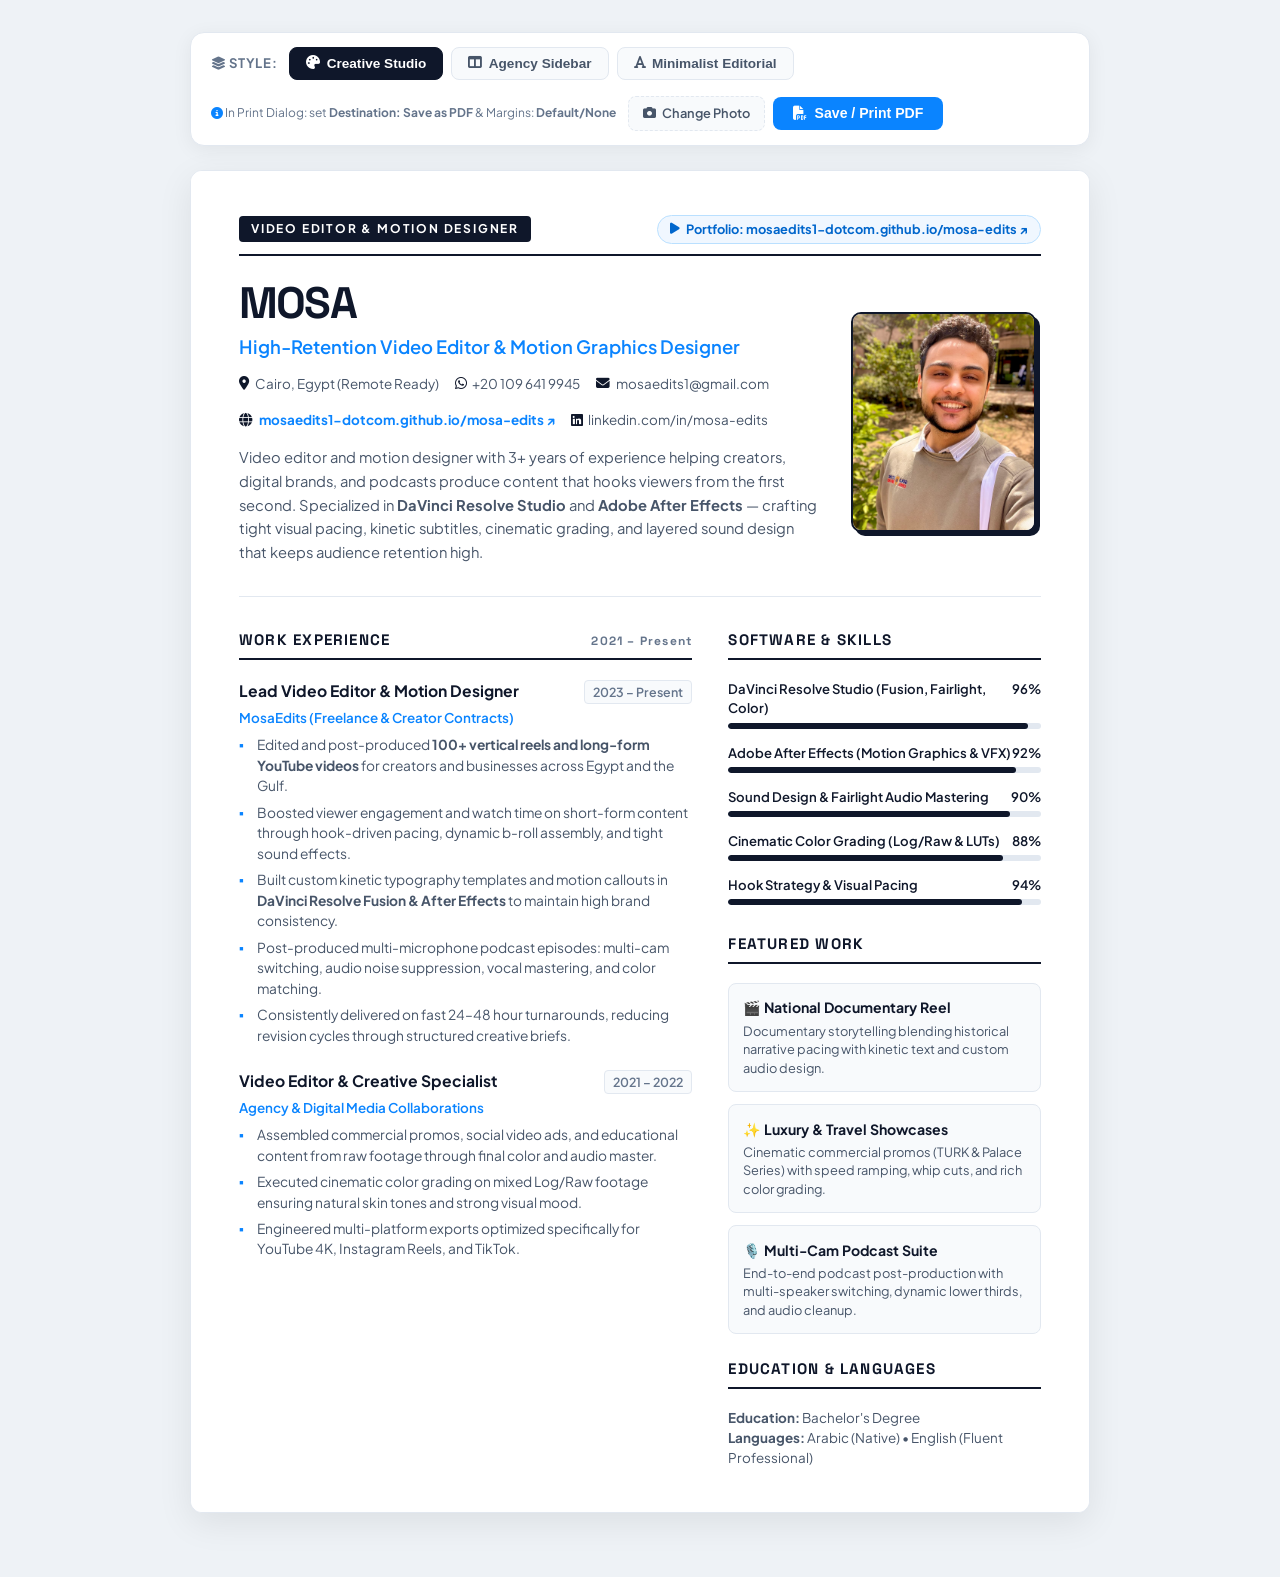
<file: resume.html>
<!DOCTYPE html>
<html lang="en">
<head>
    <meta charset="UTF-8">
    <meta name="viewport" content="width=device-width, initial-scale=1.0">
    <title>Mosa - Professional Video Editor & Motion Designer Resume</title>
    <link rel="preconnect" href="https://fonts.googleapis.com">
    <link rel="preconnect" href="https://fonts.gstatic.com" crossorigin>
    <link href="https://fonts.googleapis.com/css2?family=Plus+Jakarta+Sans:wght@300;400;500;600;700;800&family=Space+Grotesk:wght@500;700&display=swap" rel="stylesheet">
    <link rel="stylesheet" href="https://cdnjs.cloudflare.com/ajax/libs/font-awesome/6.5.1/css/all.min.css">
    <style>
        :root {
            --primary: #0a84ff;
            --primary-dark: #0066cc;
            --brand-blue: #0284c7;
            --brand-blue-light: #e0f2fe;
            --text-dark: #0f172a;
            --text-muted: #475569;
            --text-light: #64748b;
            --border: #e2e8f0;
            --bg-subtle: #f8fafc;
        }

        * {
            box-sizing: border-box;
            margin: 0;
            padding: 0;
        }

        body {
            font-family: 'Plus Jakarta Sans', -apple-system, BlinkMacSystemFont, sans-serif;
            background: #eef2f6;
            color: var(--text-dark);
            line-height: 1.5;
            padding: 2rem 1rem 4rem;
        }

        /* Top Switcher Toolbar (Screen Only) */
        .resume-toolbar {
            max-width: 900px;
            margin: 0 auto 1.5rem auto;
            background: #ffffff;
            padding: 0.85rem 1.25rem;
            border-radius: 14px;
            display: flex;
            align-items: center;
            justify-content: space-between;
            flex-wrap: wrap;
            gap: 1rem;
            box-shadow: 0 4px 20px rgba(0, 0, 0, 0.06);
            border: 1px solid var(--border);
        }

        .toolbar-group {
            display: flex;
            align-items: center;
            gap: 0.5rem;
        }

        .toolbar-label {
            font-size: 0.82rem;
            font-weight: 700;
            text-transform: uppercase;
            letter-spacing: 0.05em;
            color: var(--text-light);
            margin-right: 0.25rem;
        }

        .template-btn {
            background: var(--bg-subtle);
            border: 1px solid var(--border);
            padding: 0.5rem 1rem;
            border-radius: 8px;
            font-size: 0.85rem;
            font-weight: 600;
            color: var(--text-muted);
            cursor: pointer;
            transition: all 0.2s ease;
            display: inline-flex;
            align-items: center;
            gap: 0.4rem;
        }

        .template-btn:hover {
            border-color: var(--primary);
            color: var(--primary);
        }

        .template-btn.active {
            background: #0f172a;
            border-color: #0f172a;
            color: #ffffff;
        }

        .action-btn {
            background: var(--primary);
            color: #ffffff;
            border: none;
            padding: 0.55rem 1.25rem;
            border-radius: 8px;
            font-size: 0.88rem;
            font-weight: 700;
            cursor: pointer;
            display: inline-flex;
            align-items: center;
            gap: 0.5rem;
            transition: all 0.2s ease;
        }

        .action-btn:hover {
            background: var(--primary-dark);
            transform: translateY(-1px);
        }

        .photo-upload-label {
            background: var(--bg-subtle);
            border: 1px dashed var(--border);
            padding: 0.45rem 0.85rem;
            border-radius: 8px;
            font-size: 0.8rem;
            font-weight: 600;
            color: var(--text-muted);
            cursor: pointer;
            display: inline-flex;
            align-items: center;
            gap: 0.4rem;
            transition: border-color 0.2s ease;
        }

        .photo-upload-label:hover {
            border-color: var(--primary);
            color: var(--primary);
        }

        .resume-container {
            max-width: 900px;
            margin: 0 auto;
        }

        .resume-view {
            display: none;
            background: #ffffff;
            border-radius: 12px;
            box-shadow: 0 10px 35px rgba(0, 0, 0, 0.08);
            border: 1px solid var(--border);
            overflow: hidden;
        }

        .resume-view.active {
            display: block;
        }

        /* Portfolio Pill Link Button */
        .portfolio-pill-badge {
            display: inline-flex;
            align-items: center;
            gap: 0.4rem;
            background: #f0f7ff;
            border: 1px solid #bae0ff;
            color: #0066cc;
            font-size: 0.8rem;
            font-weight: 700;
            padding: 4px 12px;
            border-radius: 20px;
            text-decoration: none;
            transition: all 0.2s ease;
        }

        .portfolio-pill-badge:hover {
            background: #0066cc;
            color: #ffffff;
            border-color: #0066cc;
        }

        /* ==========================================================================
           TEMPLATE 1: CREATIVE STUDIO (Richard Saunderson Style)
           ========================================================================== */
        .t1-wrap {
            padding: 2.75rem 3rem;
            background: #ffffff;
        }

        .t1-top-bar {
            display: flex;
            align-items: center;
            justify-content: space-between;
            border-bottom: 2px solid #0f172a;
            padding-bottom: 0.65rem;
            margin-bottom: 1.5rem;
        }

        .t1-tag {
            background: #0f172a;
            color: #ffffff;
            font-size: 0.75rem;
            font-weight: 700;
            letter-spacing: 0.15em;
            padding: 4px 12px;
            text-transform: uppercase;
            border-radius: 4px;
        }

        .t1-header {
            display: grid;
            grid-template-columns: 1fr 190px;
            gap: 2rem;
            align-items: center;
            margin-bottom: 2rem;
            padding-bottom: 2rem;
            border-bottom: 1px solid var(--border);
        }

        .t1-name-box h1 {
            font-family: 'Space Grotesk', sans-serif;
            font-size: 2.75rem;
            font-weight: 700;
            letter-spacing: -0.04em;
            color: #0f172a;
            line-height: 1.05;
            margin-bottom: 0.4rem;
        }

        .t1-role {
            font-size: 1.15rem;
            font-weight: 600;
            color: var(--primary);
            margin-bottom: 0.85rem;
        }

        .t1-contact-row {
            display: flex;
            flex-wrap: wrap;
            gap: 1rem;
            font-size: 0.84rem;
            color: var(--text-muted);
            margin-bottom: 1rem;
        }

        .t1-contact-row a, .t1-contact-row span {
            color: var(--text-muted);
            text-decoration: none;
            display: inline-flex;
            align-items: center;
            gap: 0.35rem;
        }

        .t1-contact-row a:hover {
            color: var(--primary);
        }

        .t1-contact-row i {
            color: #0f172a;
            font-size: 0.85rem;
        }

        .t1-summary {
            font-size: 0.92rem;
            color: var(--text-muted);
            line-height: 1.6;
            max-width: 580px;
        }

        .t1-photo-frame {
            width: 185px;
            height: 220px;
            border-radius: 10px;
            overflow: hidden;
            background: #f1f5f9;
            border: 2px solid #0f172a;
            box-shadow: 4px 4px 0px #0f172a;
        }

        .t1-photo-frame img {
            width: 100%;
            height: 100%;
            object-fit: cover;
            display: block;
        }

        .t1-body-grid {
            display: grid;
            grid-template-columns: 1.45fr 1fr;
            gap: 2.25rem;
        }

        .t1-sec-title {
            font-family: 'Space Grotesk', sans-serif;
            font-size: 0.95rem;
            font-weight: 700;
            text-transform: uppercase;
            letter-spacing: 0.08em;
            color: #0f172a;
            margin-bottom: 1.15rem;
            padding-bottom: 0.4rem;
            border-bottom: 2px solid #0f172a;
            display: flex;
            align-items: center;
            justify-content: space-between;
        }

        .t1-job {
            margin-bottom: 1.4rem;
            position: relative;
        }

        .t1-job-top {
            display: flex;
            justify-content: space-between;
            align-items: baseline;
            margin-bottom: 0.25rem;
        }

        .t1-job-title {
            font-size: 0.98rem;
            font-weight: 700;
            color: #0f172a;
        }

        .t1-job-company {
            font-size: 0.84rem;
            font-weight: 600;
            color: var(--primary);
            margin-bottom: 0.4rem;
        }

        .t1-job-date {
            font-size: 0.78rem;
            font-weight: 600;
            color: var(--text-light);
            background: var(--bg-subtle);
            padding: 2px 8px;
            border-radius: 4px;
            border: 1px solid var(--border);
        }

        .t1-bullets {
            list-style: none;
            padding-left: 0;
            font-size: 0.86rem;
            color: var(--text-muted);
        }

        .t1-bullets li {
            position: relative;
            padding-left: 1.1rem;
            margin-bottom: 0.35rem;
            line-height: 1.5;
        }

        .t1-bullets li::before {
            content: '▪';
            position: absolute;
            left: 0;
            color: var(--primary);
            font-size: 0.85rem;
        }

        /* Skill bars */
        .t1-skill-row {
            margin-bottom: 0.85rem;
        }

        .t1-skill-info {
            display: flex;
            justify-content: space-between;
            font-size: 0.82rem;
            font-weight: 600;
            color: #0f172a;
            margin-bottom: 0.3rem;
        }

        .t1-skill-bar {
            width: 100%;
            height: 6px;
            background: #e2e8f0;
            border-radius: 4px;
            overflow: hidden;
        }

        .t1-skill-fill {
            height: 100%;
            background: #0f172a;
            border-radius: 4px;
        }

        .t1-project-card {
            background: var(--bg-subtle);
            border: 1px solid var(--border);
            padding: 0.85rem;
            border-radius: 8px;
            margin-bottom: 0.75rem;
        }

        .t1-project-name {
            font-size: 0.88rem;
            font-weight: 700;
            color: #0f172a;
            margin-bottom: 0.2rem;
        }

        .t1-project-desc {
            font-size: 0.8rem;
            color: var(--text-muted);
            line-height: 1.45;
        }

        /* ==========================================================================
           TEMPLATE 2: AGENCY SIDEBAR (John Anderson Style - Blue/Cyan Brand Theme)
           ========================================================================== */
        .t2-wrap {
            display: grid;
            grid-template-columns: 280px 1fr;
            background: #ffffff;
            min-height: 800px;
        }

        .t2-sidebar {
            background: #f8fafc;
            border-right: 1px solid var(--border);
            padding: 2.5rem 1.75rem;
            display: flex;
            flex-direction: column;
            gap: 1.75rem;
        }

        .t2-profile-card {
            text-align: center;
        }

        .t2-avatar {
            width: 130px;
            height: 130px;
            border-radius: 50%;
            object-fit: cover;
            margin: 0 auto 1.15rem auto;
            border: 4px solid #ffffff;
            box-shadow: 0 4px 15px rgba(0, 0, 0, 0.1);
            display: block;
        }

        .t2-name {
            font-size: 1.45rem;
            font-weight: 800;
            color: #0f172a;
            line-height: 1.15;
            margin-bottom: 0.35rem;
        }

        .t2-title-sub {
            font-size: 0.85rem;
            font-weight: 700;
            color: var(--brand-blue);
            text-transform: uppercase;
            letter-spacing: 0.06em;
        }

        .t2-side-sec {
            border-top: 1px solid var(--border);
            padding-top: 1.25rem;
        }

        .t2-side-title {
            font-size: 0.78rem;
            font-weight: 800;
            text-transform: uppercase;
            letter-spacing: 0.1em;
            color: #0f172a;
            margin-bottom: 0.85rem;
            display: flex;
            align-items: center;
            gap: 0.4rem;
        }

        .t2-contact-list {
            list-style: none;
            font-size: 0.82rem;
            color: var(--text-muted);
        }

        .t2-contact-list li {
            margin-bottom: 0.75rem;
            display: flex;
            align-items: flex-start;
            gap: 0.6rem;
            line-height: 1.4;
        }

        .t2-contact-list i {
            color: var(--brand-blue);
            font-size: 0.9rem;
            margin-top: 2px;
            width: 14px;
        }

        .t2-contact-list a {
            color: var(--text-muted);
            text-decoration: none;
            word-break: break-all;
        }

        .t2-contact-list a:hover {
            color: var(--brand-blue);
            text-decoration: underline;
        }

        .t2-skills-chips {
            display: flex;
            flex-wrap: wrap;
            gap: 0.4rem;
        }

        .t2-chip {
            font-size: 0.78rem;
            font-weight: 600;
            background: #ffffff;
            border: 1px solid var(--border);
            padding: 4px 8px;
            border-radius: 6px;
            color: #0f172a;
        }

        .t2-value-box {
            background: #0f172a;
            color: #ffffff;
            padding: 1.15rem;
            border-radius: 10px;
            margin-top: auto;
            border-left: 3px solid var(--brand-blue);
        }

        .t2-value-box h4 {
            font-size: 0.82rem;
            text-transform: uppercase;
            letter-spacing: 0.08em;
            color: #38bdf8;
            margin-bottom: 0.4rem;
        }

        .t2-value-box p {
            font-size: 0.78rem;
            color: #cbd5e1;
            line-height: 1.45;
        }

        /* Right Content Area */
        .t2-main {
            padding: 2.75rem 2.5rem;
        }

        .t2-main-sec {
            margin-bottom: 2rem;
        }

        .t2-main-title {
            font-size: 0.95rem;
            font-weight: 800;
            text-transform: uppercase;
            letter-spacing: 0.08em;
            color: #0f172a;
            margin-bottom: 1rem;
            padding-bottom: 0.4rem;
            border-bottom: 2px solid #f1f5f9;
            position: relative;
        }

        .t2-main-title::before {
            content: '';
            position: absolute;
            left: 0;
            bottom: -2px;
            width: 40px;
            height: 2px;
            background: var(--brand-blue);
        }

        .t2-about-p {
            font-size: 0.92rem;
            color: var(--text-muted);
            line-height: 1.65;
        }

        /* Timeline Items */
        .t2-timeline {
            position: relative;
            padding-left: 1.5rem;
        }

        .t2-timeline::before {
            content: '';
            position: absolute;
            left: 5px;
            top: 6px;
            bottom: 6px;
            width: 2px;
            background: #e2e8f0;
        }

        .t2-t-item {
            position: relative;
            margin-bottom: 1.6rem;
        }

        .t2-t-item::before {
            content: '';
            position: absolute;
            left: -1.5rem;
            top: 5px;
            width: 12px;
            height: 12px;
            border-radius: 50%;
            background: #ffffff;
            border: 3px solid var(--brand-blue);
        }

        .t2-t-head {
            display: flex;
            justify-content: space-between;
            align-items: baseline;
            margin-bottom: 0.2rem;
        }

        .t2-t-role {
            font-size: 0.98rem;
            font-weight: 700;
            color: #0f172a;
        }

        .t2-t-date {
            font-size: 0.8rem;
            font-weight: 600;
            color: var(--text-light);
        }

        .t2-t-org {
            font-size: 0.85rem;
            font-weight: 600;
            color: var(--brand-blue);
            margin-bottom: 0.45rem;
        }

        .t2-t-bullets {
            list-style: none;
            padding-left: 0;
            font-size: 0.88rem;
            color: var(--text-muted);
        }

        .t2-t-bullets li {
            position: relative;
            padding-left: 1rem;
            margin-bottom: 0.35rem;
            line-height: 1.5;
        }

        .t2-t-bullets li::before {
            content: '–';
            position: absolute;
            left: 0;
            color: var(--brand-blue);
            font-weight: 700;
        }

        .t2-showcase-grid {
            display: grid;
            grid-template-columns: 1fr 1fr;
            gap: 0.85rem;
        }

        .t2-sc-box {
            background: #f8fafc;
            border: 1px solid var(--border);
            padding: 0.85rem 1rem;
            border-radius: 8px;
            border-left: 3px solid var(--brand-blue);
        }

        .t2-sc-box strong {
            display: block;
            font-size: 0.86rem;
            color: #0f172a;
            margin-bottom: 0.25rem;
        }

        .t2-sc-box span {
            font-size: 0.8rem;
            color: var(--text-muted);
            line-height: 1.4;
            display: block;
        }

        /* ==========================================================================
           TEMPLATE 3: MINIMALIST EDITORIAL (Adam Fletcher & John Doe Style)
           ========================================================================== */
        .t3-wrap {
            padding: 3.5rem 3.5rem;
            background: #ffffff;
        }

        .t3-header {
            display: grid;
            grid-template-columns: 1fr 180px;
            gap: 2.5rem;
            align-items: center;
            border-bottom: 2px solid #000;
            padding-bottom: 2rem;
            margin-bottom: 2.25rem;
        }

        .t3-name {
            font-size: 3rem;
            font-weight: 900;
            letter-spacing: -0.05em;
            color: #000;
            line-height: 0.95;
            margin-bottom: 0.5rem;
        }

        .t3-role {
            font-size: 1.1rem;
            font-weight: 600;
            color: #4b5563;
            letter-spacing: -0.01em;
            margin-bottom: 1.15rem;
        }

        .t3-summary {
            font-size: 0.95rem;
            color: #374151;
            line-height: 1.6;
            max-width: 550px;
        }

        .t3-photo {
            width: 170px;
            height: 200px;
            object-fit: cover;
            border-radius: 4px;
            filter: grayscale(100%);
            display: block;
        }

        .t3-columns {
            display: grid;
            grid-template-columns: 240px 1fr;
            gap: 3rem;
        }

        .t3-col-left {
            border-right: 1px solid #e5e7eb;
            padding-right: 2rem;
        }

        .t3-sec-label {
            font-size: 0.78rem;
            font-weight: 800;
            text-transform: uppercase;
            letter-spacing: 0.15em;
            color: #000;
            margin-bottom: 0.85rem;
        }

        .t3-left-sec {
            margin-bottom: 2rem;
        }

        .t3-contact-item {
            font-size: 0.84rem;
            color: #4b5563;
            margin-bottom: 0.75rem;
            line-height: 1.4;
        }

        .t3-contact-item strong {
            display: block;
            color: #000;
            font-size: 0.75rem;
            text-transform: uppercase;
            letter-spacing: 0.05em;
            margin-bottom: 0.15rem;
        }

        .t3-contact-item a {
            color: #4b5563;
            text-decoration: none;
        }

        .t3-contact-item a:hover {
            color: #000;
            text-decoration: underline;
        }

        .t3-skill-item {
            font-size: 0.86rem;
            color: #374151;
            padding: 5px 0;
            border-bottom: 1px solid #f3f4f6;
            display: flex;
            justify-content: space-between;
        }

        .t3-job {
            margin-bottom: 1.75rem;
        }

        .t3-job-header {
            display: flex;
            justify-content: space-between;
            align-items: baseline;
            margin-bottom: 0.35rem;
        }

        .t3-job-title {
            font-size: 1.05rem;
            font-weight: 800;
            color: #000;
        }

        .t3-job-date {
            font-size: 0.82rem;
            font-weight: 700;
            color: #6b7280;
        }

        .t3-job-meta {
            font-size: 0.85rem;
            font-weight: 600;
            color: #4b5563;
            margin-bottom: 0.65rem;
        }

        .t3-bullets {
            list-style: square;
            padding-left: 1.15rem;
            font-size: 0.88rem;
            color: #4b5563;
        }

        .t3-bullets li {
            margin-bottom: 0.45rem;
            line-height: 1.55;
        }

        .t3-bullets strong {
            color: #111827;
        }

        /* ==========================================================================
           PRINT STYLES (Robust, Perfectly Aligned PDF & Paper Export)
           ========================================================================== */
        @page {
            size: A4 portrait;
            margin: 10mm 12mm;
        }

        @media print {
            * {
                -webkit-print-color-adjust: exact !important;
                print-color-adjust: exact !important;
            }

            html, body {
                background: #ffffff !important;
                padding: 0 !important;
                margin: 0 !important;
                font-family: 'Plus Jakarta Sans', -apple-system, BlinkMacSystemFont, sans-serif !important;
                font-size: 13.5px !important;
                line-height: 1.5 !important;
                color: #0f172a !important;
                width: 100% !important;
            }

            .resume-toolbar {
                display: none !important;
            }

            .resume-container {
                max-width: 100% !important;
                width: 100% !important;
                margin: 0 !important;
                padding: 0 !important;
            }

            .resume-view {
                box-shadow: none !important;
                border: none !important;
                border-radius: 0 !important;
                display: none !important;
                width: 100% !important;
                margin: 0 !important;
                padding: 0 !important;
            }

            .resume-view.active {
                display: block !important;
            }

            /* Clickable Links Preserved in Exported PDF */
            a {
                color: #0284c7 !important;
                text-decoration: underline !important;
            }

            .portfolio-pill-badge {
                display: inline-flex !important;
                align-items: center !important;
                gap: 0.35rem !important;
                background: #f0f9ff !important;
                border: 1px solid #7dd3fc !important;
                color: #0284c7 !important;
                text-decoration: none !important;
                padding: 3px 10px !important;
                border-radius: 12px !important;
                font-size: 0.78rem !important;
                font-weight: 700 !important;
            }

            /* Universal Page-Break Avoidance so elements never get sliced */
            .t1-job, .t1-project-card, .t1-skill-row, .t1-sec-title,
            .t2-value-box, .t2-t-item, .t2-sc-box, .t2-side-sec, .t2-main-sec,
            .t3-job, .t3-left-sec, .t3-sec-label {
                page-break-inside: avoid !important;
                break-inside: avoid !important;
            }

            /* ==========================================================
               TEMPLATE 2: AGENCY SIDEBAR (Table-Cell Side-By-Side Lock)
               ========================================================== */
            #template2 .t2-wrap {
                display: table !important;
                width: 100% !important;
                table-layout: fixed !important;
                background: #ffffff !important;
                min-height: auto !important;
                border-collapse: collapse !important;
                padding: 0 !important;
                border: none !important;
            }

            #template2 .t2-sidebar {
                display: table-cell !important;
                width: 255px !important;
                vertical-align: top !important;
                background: #f8fafc !important;
                border-right: 1px solid #e2e8f0 !important;
                padding: 1.5rem 1.25rem !important;
                box-sizing: border-box !important;
            }

            #template2 .t2-avatar {
                width: 105px !important;
                height: 105px !important;
                border-radius: 50% !important;
                margin: 0 auto 0.85rem auto !important;
                border: 3px solid #ffffff !important;
                box-shadow: 0 2px 10px rgba(0, 0, 0, 0.08) !important;
                display: block !important;
            }

            #template2 .t2-name {
                font-size: 1.55rem !important;
                font-weight: 800 !important;
                color: #0f172a !important;
                line-height: 1.15 !important;
                margin-bottom: 0.25rem !important;
            }

            #template2 .t2-title-sub {
                font-size: 0.82rem !important;
                font-weight: 700 !important;
                color: #0284c7 !important;
                letter-spacing: 0.06em !important;
                margin-bottom: 0.75rem !important;
            }

            #template2 .t2-side-sec {
                border-top: 1px solid #e2e8f0 !important;
                padding-top: 1rem !important;
                margin-top: 1rem !important;
            }

            #template2 .t2-side-title {
                font-size: 0.82rem !important;
                font-weight: 800 !important;
                color: #0f172a !important;
                text-transform: uppercase !important;
                letter-spacing: 0.08em !important;
                margin-bottom: 0.65rem !important;
                display: flex !important;
                align-items: center !important;
                gap: 0.4rem !important;
            }

            #template2 .t2-contact-list {
                list-style: none !important;
                font-size: 0.84rem !important;
                color: #475569 !important;
            }

            #template2 .t2-contact-list li {
                margin-bottom: 0.6rem !important;
                display: flex !important;
                align-items: flex-start !important;
                gap: 0.5rem !important;
                line-height: 1.4 !important;
            }

            #template2 .t2-chip {
                font-size: 0.76rem !important;
                font-weight: 600 !important;
                background: #ffffff !important;
                border: 1px solid #cbd5e1 !important;
                padding: 3px 8px !important;
                border-radius: 5px !important;
                display: inline-block !important;
                margin: 2px !important;
            }

            #template2 .t2-value-box {
                background: #0f172a !important;
                color: #ffffff !important;
                padding: 0.9rem 1rem !important;
                border-radius: 8px !important;
                border-left: 3px solid #0284c7 !important;
                margin-top: 1.25rem !important;
                page-break-inside: avoid !important;
                break-inside: avoid !important;
            }

            #template2 .t2-value-box h4 {
                font-size: 0.82rem !important;
                font-weight: 800 !important;
                color: #38bdf8 !important;
                margin-bottom: 0.35rem !important;
            }

            #template2 .t2-value-box p {
                font-size: 0.78rem !important;
                line-height: 1.45 !important;
                color: #cbd5e1 !important;
            }

            #template2 .t2-main {
                display: table-cell !important;
                vertical-align: top !important;
                padding: 1.5rem 1.75rem !important;
                box-sizing: border-box !important;
            }

            #template2 .t2-main-sec {
                margin-bottom: 1.35rem !important;
                page-break-inside: avoid !important;
                break-inside: avoid !important;
            }

            #template2 .t2-main-title {
                font-size: 0.95rem !important;
                font-weight: 800 !important;
                color: #0f172a !important;
                margin-bottom: 0.75rem !important;
                padding-bottom: 0.3rem !important;
                border-bottom: 2px solid #e2e8f0 !important;
            }

            #template2 .t2-about-p {
                font-size: 0.88rem !important;
                color: #475569 !important;
                line-height: 1.6 !important;
            }

            #template2 .t2-t-item {
                margin-bottom: 1.15rem !important;
                page-break-inside: avoid !important;
                break-inside: avoid !important;
            }

            #template2 .t2-t-role {
                font-size: 0.95rem !important;
                font-weight: 800 !important;
                color: #0f172a !important;
            }

            #template2 .t2-t-date {
                font-size: 0.82rem !important;
                color: #64748b !important;
                font-weight: 600 !important;
            }

            #template2 .t2-t-org {
                font-size: 0.84rem !important;
                font-weight: 600 !important;
                color: #0284c7 !important;
                margin-bottom: 0.4rem !important;
            }

            #template2 .t2-t-bullets {
                font-size: 0.84rem !important;
                color: #475569 !important;
                padding-left: 1.15rem !important;
            }

            #template2 .t2-t-bullets li {
                margin-bottom: 0.35rem !important;
                line-height: 1.48 !important;
            }

            #template2 .t2-showcase-grid {
                display: grid !important;
                grid-template-columns: 1fr 1fr !important;
                gap: 0.65rem !important;
            }

            #template2 .t2-sc-box {
                padding: 0.65rem 0.85rem !important;
                font-size: 0.8rem !important;
                border: 1px solid #e2e8f0 !important;
                border-radius: 6px !important;
                background: #f8fafc !important;
                page-break-inside: avoid !important;
                break-inside: avoid !important;
            }

            #template2 .t2-sc-box strong {
                font-size: 0.82rem !important;
                margin-bottom: 0.2rem !important;
                display: block !important;
            }

            /* ==========================================================
               TEMPLATE 1: CREATIVE STUDIO (Balanced Typography & Flow)
               ========================================================== */
            #template1 .t1-wrap {
                padding: 1.5rem 1.75rem !important;
            }

            #template1 .t1-top-bar {
                margin-bottom: 1rem !important;
                padding-bottom: 0.5rem !important;
            }

            #template1 .t1-tag {
                font-size: 0.74rem !important;
                padding: 3px 10px !important;
            }

            #template1 .t1-header {
                display: table !important;
                width: 100% !important;
                margin-bottom: 1.25rem !important;
                padding-bottom: 1.25rem !important;
            }

            #template1 .t1-name-box {
                display: table-cell !important;
                vertical-align: middle !important;
            }

            #template1 .t1-photo-frame {
                display: table-cell !important;
                vertical-align: middle !important;
                width: 120px !important;
                text-align: right !important;
            }

            #template1 .t1-photo-frame img {
                width: 110px !important;
                height: 110px !important;
                border-radius: 50% !important;
                object-fit: cover !important;
                display: inline-block !important;
            }

            #template1 .t1-name-box h1 {
                font-size: 2.3rem !important;
                margin-bottom: 0.25rem !important;
                line-height: 1.05 !important;
            }

            #template1 .t1-role {
                font-size: 1rem !important;
                margin-bottom: 0.5rem !important;
            }

            #template1 .t1-contact-row {
                gap: 0.75rem !important;
                font-size: 0.82rem !important;
                margin-bottom: 0.65rem !important;
            }

            #template1 .t1-summary {
                font-size: 0.86rem !important;
                line-height: 1.55 !important;
            }

            #template1 .t1-body-grid {
                display: flex !important;
                flex-direction: row !important;
                gap: 1.5rem !important;
            }

            #template1 .t1-body-grid > div:first-child {
                flex: 1.2 1 0 !important;
            }

            #template1 .t1-body-grid > div:last-child {
                flex: 0.8 1 0 !important;
            }

            #template1 .t1-sec-title {
                font-size: 0.9rem !important;
                margin-bottom: 0.75rem !important;
            }

            #template1 .t1-job {
                margin-bottom: 1.15rem !important;
                page-break-inside: avoid !important;
                break-inside: avoid !important;
            }

            #template1 .t1-job-title {
                font-size: 0.92rem !important;
            }

            #template1 .t1-job-company {
                font-size: 0.82rem !important;
                margin-bottom: 0.35rem !important;
            }

            #template1 .t1-bullets {
                font-size: 0.84rem !important;
                padding-left: 1.15rem !important;
            }

            #template1 .t1-bullets li {
                margin-bottom: 0.35rem !important;
                line-height: 1.48 !important;
            }

            #template1 .t1-skill-row {
                margin-bottom: 0.55rem !important;
            }

            #template1 .t1-skill-info {
                font-size: 0.8rem !important;
            }

            #template1 .t1-project-card {
                padding: 0.65rem 0.8rem !important;
                margin-bottom: 0.65rem !important;
                page-break-inside: avoid !important;
                break-inside: avoid !important;
            }

            /* ==========================================================
               TEMPLATE 3: MINIMALIST (Table-Based Column Alignment)
               ========================================================== */
            #template3 .t3-wrap {
                padding: 1.5rem 1.75rem !important;
            }

            #template3 .t3-header {
                display: table !important;
                width: 100% !important;
                margin-bottom: 1.25rem !important;
                padding-bottom: 1.25rem !important;
            }

            #template3 .t3-header > div:first-child {
                display: table-cell !important;
                vertical-align: middle !important;
            }

            #template3 .t3-header > div:last-child {
                display: table-cell !important;
                vertical-align: middle !important;
                width: 110px !important;
                text-align: right !important;
            }

            #template3 .t3-photo {
                width: 100px !important;
                height: 100px !important;
                border-radius: 50% !important;
                object-fit: cover !important;
                display: inline-block !important;
            }

            #template3 .t3-name {
                font-size: 2.2rem !important;
            }

            #template3 .t3-role {
                font-size: 0.95rem !important;
                margin-bottom: 0.5rem !important;
            }

            #template3 .t3-summary {
                font-size: 0.86rem !important;
                line-height: 1.55 !important;
            }

            #template3 .t3-columns {
                display: table !important;
                width: 100% !important;
                table-layout: fixed !important;
            }

            #template3 .t3-col-left {
                display: table-cell !important;
                width: 220px !important;
                vertical-align: top !important;
                padding-right: 1.5rem !important;
                box-sizing: border-box !important;
            }

            #template3 .t3-columns > main {
                display: table-cell !important;
                vertical-align: top !important;
                box-sizing: border-box !important;
            }

            #template3 .t3-sec-label {
                font-size: 0.82rem !important;
                margin-bottom: 0.65rem !important;
            }

            #template3 .t3-contact-item {
                margin-bottom: 0.65rem !important;
                font-size: 0.82rem !important;
            }

            #template3 .t3-skill-item {
                font-size: 0.8rem !important;
                padding: 0.3rem 0 !important;
            }

            #template3 .t3-job {
                margin-bottom: 1.15rem !important;
                page-break-inside: avoid !important;
                break-inside: avoid !important;
            }

            #template3 .t3-job-title {
                font-size: 0.95rem !important;
            }

            #template3 .t3-job-meta {
                font-size: 0.84rem !important;
                margin-bottom: 0.4rem !important;
            }

            #template3 .t3-bullets {
                font-size: 0.84rem !important;
                padding-left: 1.15rem !important;
            }

            #template3 .t3-bullets li {
                margin-bottom: 0.35rem !important;
                line-height: 1.48 !important;
            }
        }

        @media (max-width: 768px) {
            .t1-header {
                grid-template-columns: 1fr;
            }
            .t1-photo-frame {
                margin: 0 auto;
            }
            .t1-body-grid {
                grid-template-columns: 1fr;
            }
            .t2-wrap {
                grid-template-columns: 1fr;
            }
            .t3-header {
                grid-template-columns: 1fr;
            }
            .t3-columns {
                grid-template-columns: 1fr;
            }
        }
    </style>
</head>
<body>

    <!-- Top Switcher & Action Toolbar -->
    <div class="resume-toolbar">
        <div class="toolbar-group">
            <span class="toolbar-label"><i class="fa-solid fa-layer-group"></i> Style:</span>
            <button class="template-btn active" data-target="template1">
                <i class="fa-solid fa-palette"></i> Creative Studio
            </button>
            <button class="template-btn" data-target="template2">
                <i class="fa-solid fa-table-columns"></i> Agency Sidebar
            </button>
            <button class="template-btn" data-target="template3">
                <i class="fa-solid fa-font"></i> Minimalist Editorial
            </button>
        </div>

        <div class="toolbar-group">
            <span style="font-size:0.75rem; color:var(--text-light); margin-right:0.25rem;">
                <i class="fa-solid fa-circle-info" style="color:var(--primary);"></i> In Print Dialog: set <strong>Destination: Save as PDF</strong> &amp; Margins: <strong>Default/None</strong>
            </span>
            <label class="photo-upload-label" title="Change photo with any image from your computer">
                <i class="fa-solid fa-camera"></i> Change Photo
                <input type="file" id="photoInput" accept="image/*" style="display: none;">
            </label>
            <button class="action-btn" onclick="window.print()">
                <i class="fa-solid fa-file-pdf"></i> Save / Print PDF
            </button>
        </div>
    </div>

    <div class="resume-container">

        <!-- ====================================================================
             TEMPLATE 1: CREATIVE STUDIO (Richard Saunderson Style)
             ==================================================================== -->
        <div class="resume-view active" id="template1">
            <div class="t1-wrap">
                <div class="t1-top-bar">
                    <span class="t1-tag">Video Editor & Motion Designer</span>
                    <a href="https://mosaedits1-dotcom.github.io/mosa-edits/" target="_blank" class="portfolio-pill-badge" title="Click to open interactive video portfolio in browser">
                        <i class="fa-solid fa-play"></i> Portfolio: mosaedits1-dotcom.github.io/mosa-edits ↗
                    </a>
                </div>

                <div class="t1-header">
                    <div class="t1-name-box">
                        <h1>MOSA</h1>
                        <div class="t1-role">High-Retention Video Editor & Motion Graphics Designer</div>

                        <div class="t1-contact-row">
                            <span><i class="fa-solid fa-location-dot"></i> Cairo, Egypt (Remote Ready)</span>
                            <a href="https://wa.me/201096419945"><i class="fa-brands fa-whatsapp"></i> +20 109 641 9945</a>
                            <a href="mailto:mosaedits1@gmail.com"><i class="fa-solid fa-envelope"></i> mosaedits1@gmail.com</a>
                            <a href="https://mosaedits1-dotcom.github.io/mosa-edits/" target="_blank" style="font-weight:700; color:var(--primary);"><i class="fa-solid fa-globe"></i> mosaedits1-dotcom.github.io/mosa-edits ↗</a>
                            <a href="https://www.linkedin.com/in/mosa-edits/" target="_blank"><i class="fa-brands fa-linkedin"></i> linkedin.com/in/mosa-edits</a>
                        </div>

                        <p class="t1-summary">
                            Video editor and motion designer with 3+ years of experience helping creators, digital brands, and podcasts produce content that hooks viewers from the first second. Specialized in <strong>DaVinci Resolve Studio</strong> and <strong>Adobe After Effects</strong> — crafting tight visual pacing, kinetic subtitles, cinematic grading, and layered sound design that keeps audience retention high.
                        </p>
                    </div>

                    <div class="t1-photo-frame">
                        <img src="img/profile.jpeg" alt="Mosa Profile Picture" class="user-avatar-img">
                    </div>
                </div>

                <div class="t1-body-grid">
                    <!-- Left: Experience -->
                    <div>
                        <div class="t1-sec-title">
                            <span>Work Experience</span>
                            <span style="font-size:0.75rem; color:var(--text-light); text-transform:none;">2021 – Present</span>
                        </div>

                        <div class="t1-job">
                            <div class="t1-job-top">
                                <span class="t1-job-title">Lead Video Editor & Motion Designer</span>
                                <span class="t1-job-date">2023 – Present</span>
                            </div>
                            <div class="t1-job-company">MosaEdits (Freelance & Creator Contracts)</div>
                            <ul class="t1-bullets">
                                <li>Edited and post-produced <strong>100+ vertical reels and long-form YouTube videos</strong> for creators and businesses across Egypt and the Gulf.</li>
                                <li>Boosted viewer engagement and watch time on short-form content through hook-driven pacing, dynamic b-roll assembly, and tight sound effects.</li>
                                <li>Built custom kinetic typography templates and motion callouts in <strong>DaVinci Resolve Fusion & After Effects</strong> to maintain high brand consistency.</li>
                                <li>Post-produced multi-microphone podcast episodes: multi-cam switching, audio noise suppression, vocal mastering, and color matching.</li>
                                <li>Consistently delivered on fast 24–48 hour turnarounds, reducing revision cycles through structured creative briefs.</li>
                            </ul>
                        </div>

                        <div class="t1-job">
                            <div class="t1-job-top">
                                <span class="t1-job-title">Video Editor & Creative Specialist</span>
                                <span class="t1-job-date">2021 – 2022</span>
                            </div>
                            <div class="t1-job-company">Agency & Digital Media Collaborations</div>
                            <ul class="t1-bullets">
                                <li>Assembled commercial promos, social video ads, and educational content from raw footage through final color and audio master.</li>
                                <li>Executed cinematic color grading on mixed Log/Raw footage ensuring natural skin tones and strong visual mood.</li>
                                <li>Engineered multi-platform exports optimized specifically for YouTube 4K, Instagram Reels, and TikTok.</li>
                            </ul>
                        </div>
                    </div>

                    <!-- Right: Skills & Highlights -->
                    <div>
                        <div class="t1-sec-title">
                            <span>Software & Skills</span>
                        </div>

                        <div class="t1-skill-row">
                            <div class="t1-skill-info">
                                <span>DaVinci Resolve Studio (Fusion, Fairlight, Color)</span>
                                <span>96%</span>
                            </div>
                            <div class="t1-skill-bar"><div class="t1-skill-fill" style="width: 96%;"></div></div>
                        </div>

                        <div class="t1-skill-row">
                            <div class="t1-skill-info">
                                <span>Adobe After Effects (Motion Graphics & VFX)</span>
                                <span>92%</span>
                            </div>
                            <div class="t1-skill-bar"><div class="t1-skill-fill" style="width: 92%;"></div></div>
                        </div>

                        <div class="t1-skill-row">
                            <div class="t1-skill-info">
                                <span>Sound Design & Fairlight Audio Mastering</span>
                                <span>90%</span>
                            </div>
                            <div class="t1-skill-bar"><div class="t1-skill-fill" style="width: 90%;"></div></div>
                        </div>

                        <div class="t1-skill-row">
                            <div class="t1-skill-info">
                                <span>Cinematic Color Grading (Log/Raw & LUTs)</span>
                                <span>88%</span>
                            </div>
                            <div class="t1-skill-bar"><div class="t1-skill-fill" style="width: 88%;"></div></div>
                        </div>

                        <div class="t1-skill-row">
                            <div class="t1-skill-info">
                                <span>Hook Strategy & Visual Pacing</span>
                                <span>94%</span>
                            </div>
                            <div class="t1-skill-bar"><div class="t1-skill-fill" style="width: 94%;"></div></div>
                        </div>

                        <div class="t1-sec-title" style="margin-top: 1.75rem;">
                            <span>Featured Work</span>
                        </div>

                        <div class="t1-project-card">
                            <div class="t1-project-name">🎬 National Documentary Reel</div>
                            <div class="t1-project-desc">Documentary storytelling blending historical narrative pacing with kinetic text and custom audio design.</div>
                        </div>

                        <div class="t1-project-card">
                            <div class="t1-project-name">✨ Luxury & Travel Showcases</div>
                            <div class="t1-project-desc">Cinematic commercial promos (TURK & Palace Series) with speed ramping, whip cuts, and rich color grading.</div>
                        </div>

                        <div class="t1-project-card">
                            <div class="t1-project-name">🎙️ Multi-Cam Podcast Suite</div>
                            <div class="t1-project-desc">End-to-end podcast post-production with multi-speaker switching, dynamic lower thirds, and audio cleanup.</div>
                        </div>

                        <div class="t1-sec-title" style="margin-top: 1.5rem;">
                            <span>Education & Languages</span>
                        </div>
                        <p style="font-size:0.84rem; color:var(--text-muted); line-height:1.5;">
                            <strong>Education:</strong> Bachelor's Degree<br>
                            <strong>Languages:</strong> Arabic (Native) • English (Fluent Professional)
                        </p>
                    </div>
                </div>
            </div>
        </div>

        <!-- ====================================================================
             TEMPLATE 2: AGENCY SIDEBAR (John Anderson Style - Cyan/Blue Theme)
             ==================================================================== -->
        <div class="resume-view" id="template2">
            <div class="t2-wrap">
                <!-- Left Sidebar -->
                <aside class="t2-sidebar">
                    <div class="t2-profile-card">
                        <img src="img/profile.jpeg" alt="Mosa Profile" class="t2-avatar user-avatar-img">
                        <h2 class="t2-name">MOSA</h2>
                        <div class="t2-title-sub">Video Editor & Motion Designer</div>
                    </div>

                    <div class="t2-side-sec">
                        <div class="t2-side-title"><i class="fa-solid fa-address-book"></i> Contact</div>
                        <ul class="t2-contact-list">
                            <li>
                                <i class="fa-solid fa-phone"></i>
                                <a href="https://wa.me/201096419945">+20 109 641 9945</a>
                            </li>
                            <li>
                                <i class="fa-solid fa-envelope"></i>
                                <a href="mailto:mosaedits1@gmail.com">mosaedits1@gmail.com</a>
                            </li>
                            <li>
                                <i class="fa-solid fa-globe"></i>
                                <div>
                                    <strong style="display:block; font-size:0.75rem; color:#0f172a; margin-bottom:2px;">PORTFOLIO (CLICK TO OPEN):</strong>
                                    <a href="https://mosaedits1-dotcom.github.io/mosa-edits/" target="_blank" style="color:var(--brand-blue); font-weight:700; text-decoration:underline; font-size:0.78rem; word-break:break-all; display:block;">
                                        mosaedits1-dotcom.github.io/mosa-edits ↗
                                    </a>
                                </div>
                            </li>
                            <li>
                                <i class="fa-brands fa-linkedin"></i>
                                <div>
                                    <strong style="display:block; font-size:0.75rem; color:#0f172a;">LINKEDIN:</strong>
                                    <a href="https://www.linkedin.com/in/mosa-edits/" target="_blank">linkedin.com/in/mosa-edits</a>
                                </div>
                            </li>
                            <li>
                                <i class="fa-solid fa-location-dot"></i>
                                <span>Cairo, Egypt (Remote Ready)</span>
                            </li>
                        </ul>
                    </div>

                    <div class="t2-side-sec">
                        <div class="t2-side-title"><i class="fa-solid fa-laptop-code"></i> Core Skills</div>
                        <div class="t2-skills-chips">
                            <span class="t2-chip">DaVinci Resolve Studio</span>
                            <span class="t2-chip">Adobe After Effects</span>
                            <span class="t2-chip">High-Retention Reels</span>
                            <span class="t2-chip">Kinetic Typography</span>
                            <span class="t2-chip">Sound Design & SFX</span>
                            <span class="t2-chip">Cinematic Color Grading</span>
                            <span class="t2-chip">Podcast Multi-Cam</span>
                            <span class="t2-chip">Hook & Pacing Strategy</span>
                        </div>
                    </div>

                    <div class="t2-side-sec">
                        <div class="t2-side-title"><i class="fa-solid fa-language"></i> Languages</div>
                        <ul class="t2-contact-list">
                            <li><i class="fa-solid fa-check"></i> <strong>Arabic:</strong> Native</li>
                            <li><i class="fa-solid fa-check"></i> <strong>English:</strong> Professional Working</li>
                        </ul>
                    </div>

                    <div class="t2-value-box">
                        <h4>Why Clients Hire Me</h4>
                        <p>• High-retention visual rhythm<br>• Fast 24–48h delivery speed<br>• Zero fluff: punchy sound & motion</p>
                    </div>
                </aside>

                <!-- Right Main Content -->
                <main class="t2-main">
                    <section class="t2-main-sec">
                        <div style="display:flex; justify-content:space-between; align-items:center; margin-bottom:0.75rem;">
                            <h3 class="t2-main-title" style="margin-bottom:0; padding-bottom:0.3rem;">About Me</h3>
                            <a href="https://mosaedits1-dotcom.github.io/mosa-edits/" target="_blank" class="portfolio-pill-badge" title="Click to open interactive video portfolio in browser">
                                <i class="fa-solid fa-play"></i> Watch Video Edits & Reels ↗
                            </a>
                        </div>
                        <p class="t2-about-p">
                            I believe great video editing isn't just about flashy cuts; it's about holding the viewer's attention and making ideas click. Over the past 3 years, I've partnered with creators, businesses, and agencies across Egypt and the Gulf to create videos that feel alive — combining sharp rhythm, kinetic text, and atmospheric sound design in <strong>DaVinci Resolve Studio</strong> and <strong>After Effects</strong>.
                        </p>
                    </section>

                    <section class="t2-main-sec">
                        <h3 class="t2-main-title">Work Experience</h3>
                        <div class="t2-timeline">
                            <div class="t2-t-item">
                                <div class="t2-t-head">
                                    <span class="t2-t-role">Lead Video Editor & Motion Designer</span>
                                    <span class="t2-t-date">Jan 2023 – Present</span>
                                </div>
                                <div class="t2-t-org">MosaEdits (Independent & Remote Contracts)</div>
                                <ul class="t2-t-bullets">
                                    <li>Edited <strong>100+ vertical reels and YouTube videos</strong> for creators and brands across the GCC and MENA region.</li>
                                    <li>Boosted viewer watch time and engagement on Instagram Reels and YouTube Shorts through hook-focused pacing and sound design.</li>
                                    <li>Crafted custom title graphics and animated callouts in <strong>DaVinci Resolve Fusion & After Effects</strong>.</li>
                                    <li>Engineered podcast episodes with multi-mic cleanup, vocal EQ, and dynamic camera switching.</li>
                                    <li>Streamlined delivery turnaround times to <strong>24–48 hours</strong> with clear client communication.</li>
                                </ul>
                            </div>

                            <div class="t2-t-item">
                                <div class="t2-t-head">
                                    <span class="t2-t-role">Video Editor & Content Specialist</span>
                                    <span class="t2-t-date">Jan 2021 – Dec 2022</span>
                                </div>
                                <div class="t2-t-org">Digital Media & Agency Collaborations</div>
                                <ul class="t2-t-bullets">
                                    <li>Delivered commercial video ads, social media campaigns, and educational explainers from rough cut to final master.</li>
                                    <li>Performed cinematic color grading on mixed-camera footage ensuring balanced skin tones and rich contrast.</li>
                                    <li>Managed export specifications tailored for 9:16 vertical and 16:9 widescreen formats without quality degradation.</li>
                                </ul>
                            </div>
                        </div>
                    </section>

                    <section class="t2-main-sec">
                        <h3 class="t2-main-title">Selected Project Highlights</h3>
                        <div class="t2-showcase-grid">
                            <div class="t2-sc-box">
                                <strong>🎬 National Documentary Reel</strong>
                                <span>High-impact pacing with kinetic typography, custom sound design, and color grading.</span>
                            </div>
                            <div class="t2-sc-box">
                                <strong>✨ Luxury & Travel Showcases</strong>
                                <span>Commercial promos (TURK & Palace Series) with speed ramping and atmospheric soundscapes.</span>
                            </div>
                            <div class="t2-sc-box">
                                <strong>💻 Tech & SaaS Motion Explainers</strong>
                                <span>Clean software interface animation with kinetic text and snappy sound design.</span>
                            </div>
                            <div class="t2-sc-box">
                                <strong>🎙️ Multi-Cam Podcast Suite</strong>
                                <span>Complete audio mixing, multi-speaker cut switching, and branded visual overlays.</span>
                            </div>
                        </div>
                    </section>

                    <section class="t2-main-sec" style="margin-bottom:0;">
                        <h3 class="t2-main-title">Education</h3>
                        <div style="font-size:0.88rem; color:var(--text-muted);">
                            <strong style="color:#0f172a;">Bachelor's Degree</strong>
                        </div>
                    </section>
                </main>
            </div>
        </div>

        <!-- ====================================================================
             TEMPLATE 3: MINIMALIST EDITORIAL (Adam Fletcher & John Doe Style)
             ==================================================================== -->
        <div class="resume-view" id="template3">
            <div class="t3-wrap">
                <header class="t3-header">
                    <div>
                        <div style="display:flex; justify-content:space-between; align-items:center; flex-wrap:wrap; gap:0.5rem; margin-bottom:0.35rem;">
                            <h1 class="t3-name" style="margin-bottom:0;">MOSA</h1>
                            <a href="https://mosaedits1-dotcom.github.io/mosa-edits/" target="_blank" class="portfolio-pill-badge" title="Click to open interactive video portfolio in browser">
                                <i class="fa-solid fa-play"></i> Portfolio: mosaedits1-dotcom.github.io/mosa-edits ↗
                            </a>
                        </div>
                        <div class="t3-role">Video Editor & Motion Designer</div>
                        <p class="t3-summary">
                            I'm a video editor and motion designer with 3+ years of experience helping YouTubers, brands, and agencies craft high-retention content. I specialize in fast-paced storytelling, punchy kinetic typography, and cinematic color grading in DaVinci Resolve & After Effects.
                        </p>
                    </div>
                    <div>
                        <img src="img/profile.jpeg" alt="Mosa Headshot" class="t3-photo user-avatar-img">
                    </div>
                </header>

                <div class="t3-columns">
                    <!-- Left Column -->
                    <aside class="t3-col-left">
                        <div class="t3-left-sec">
                            <div class="t3-sec-label">Contact:</div>
                            <div class="t3-contact-item">
                                <strong>Interactive Video Portfolio:</strong>
                                <a href="https://mosaedits1-dotcom.github.io/mosa-edits/" target="_blank" style="color:#0a84ff; font-weight:700; text-decoration:underline; font-size:0.78rem; word-break:break-all; display:block; margin-top:2px;">
                                    mosaedits1-dotcom.github.io/mosa-edits ↗
                                </a>
                            </div>
                            <div class="t3-contact-item">
                                <strong>Phone / WhatsApp</strong>
                                <a href="https://wa.me/201096419945">+20 109 641 9945</a>
                            </div>
                            <div class="t3-contact-item">
                                <strong>Email</strong>
                                <a href="mailto:mosaedits1@gmail.com">mosaedits1@gmail.com</a>
                            </div>
                            <div class="t3-contact-item">
                                <strong>Location</strong>
                                <span>Cairo, Egypt (Remote)</span>
                            </div>
                            <div class="t3-contact-item">
                                <strong>LinkedIn</strong>
                                <a href="https://www.linkedin.com/in/mosa-edits/" target="_blank">in/mosa-edits</a>
                            </div>
                        </div>

                        <div class="t3-left-sec">
                            <div class="t3-sec-label">Skills:</div>
                            <div class="t3-skill-item"><span>DaVinci Resolve Studio</span> <span>Expert</span></div>
                            <div class="t3-skill-item"><span>Adobe After Effects</span> <span>Advanced</span></div>
                            <div class="t3-skill-item"><span>Kinetic Typography</span> <span>Expert</span></div>
                            <div class="t3-skill-item"><span>Sound Design & Fairlight</span> <span>Advanced</span></div>
                            <div class="t3-skill-item"><span>Cinematic Color Grading</span> <span>Advanced</span></div>
                            <div class="t3-skill-item"><span>High-Retention Pacing</span> <span>Expert</span></div>
                            <div class="t3-skill-item"><span>Hook & Pacing Strategy</span> <span>Expert</span></div>
                        </div>

                        <div class="t3-left-sec">
                            <div class="t3-sec-label">Education:</div>
                            <div style="font-size:0.86rem; color:#4b5563; line-height:1.45;">
                                <strong style="color:#000;">Bachelor's Degree</strong>
                            </div>
                        </div>

                        <div class="t3-left-sec" style="margin-bottom:0;">
                            <div class="t3-sec-label">Languages:</div>
                            <div style="font-size:0.84rem; color:#4b5563;">
                                • Arabic (Native)<br>
                                • English (Professional)
                            </div>
                        </div>
                    </aside>

                    <!-- Right Column -->
                    <main>
                        <div class="t3-sec-label" style="margin-bottom:1.25rem;">Experience:</div>

                        <div class="t3-job">
                            <div class="t3-job-header">
                                <span class="t3-job-title">Lead Video Editor & Motion Designer</span>
                                <span class="t3-job-date">2023 – Present</span>
                            </div>
                            <div class="t3-job-meta">MosaEdits | Remote Production</div>
                            <ul class="t3-bullets">
                                <li>Edited and delivered <strong>100+ vertical reels and YouTube videos</strong> for creators and digital brands across the Middle East.</li>
                                <li>Boosted viewer watch time and engagement on short-form reels through hook-focused pacing, seamless b-roll cuts, and layered sound effects.</li>
                                <li>Engineered custom kinetic text and lower third templates in <strong>DaVinci Resolve Fusion & After Effects</strong>.</li>
                                <li>Post-produced multi-microphone podcast series: audio clean-up, vocal leveling, and multi-cam cut switching.</li>
                                <li>Consistently delivered on fast 24–48 hour turnaround schedules without compromising visual quality.</li>
                            </ul>
                        </div>

                        <div class="t3-job">
                            <div class="t3-job-header">
                                <span class="t3-job-title">Video Editor & Creative Specialist</span>
                                <span class="t3-job-date">2021 – 2022</span>
                            </div>
                            <div class="t3-job-meta">Agency & Digital Media Collaborations</div>
                            <ul class="t3-bullets">
                                <li>Produced commercial video ads, social media campaigns, and educational explainers from rough assembly through final delivery.</li>
                                <li>Graded mixed-camera footage to ensure consistent skin tones and cinematic visual mood.</li>
                                <li>Handled multi-format encoding and delivery specifications (9:16 vertical and 16:9 widescreen).</li>
                            </ul>
                        </div>

                        <div class="t3-sec-label" style="margin-top:2rem; margin-bottom:1rem;">Selected Works:</div>
                        <div style="font-size:0.88rem; color:#4b5563; line-height:1.6;">
                            • <strong>National Documentary Reel:</strong> Historical pacing with modern motion & sound design.<br>
                            • <strong>Luxury & Travel Series (TURK & Palace):</strong> Advanced speed-ramping & cinematic grading.<br>
                            • <strong>SaaS Product Motion:</strong> Clean UI animation with kinetic text and punchy sound effects.<br>
                            • <strong>Podcast Multi-Cam Suite:</strong> Full multi-speaker editing with sound mastering.
                        </div>
                    </main>
                </div>
            </div>
        </div>

    </div>

    <!-- Script for Live Template Switching & Photo Upload -->
    <script>
        // 1. Template Switcher
        const templateBtns = document.querySelectorAll('.template-btn');
        const views = document.querySelectorAll('.resume-view');

        templateBtns.forEach(btn => {
            btn.addEventListener('click', () => {
                const targetId = btn.getAttribute('data-target');

                templateBtns.forEach(b => b.classList.remove('active'));
                btn.classList.add('active');

                views.forEach(v => {
                    if (v.id === targetId) {
                        v.classList.add('active');
                    } else {
                        v.classList.remove('active');
                    }
                });
            });
        });

        // 2. Photo Upload Preview across all templates
        const photoInput = document.getElementById('photoInput');
        if (photoInput) {
            photoInput.addEventListener('change', (e) => {
                const file = e.target.files[0];
                if (file) {
                    const reader = new FileReader();
                    reader.onload = (event) => {
                        const newSrc = event.target.result;
                        document.querySelectorAll('.user-avatar-img').forEach(img => {
                            img.src = newSrc;
                        });
                    };
                    reader.readAsDataURL(file);
                }
            });
        }
    </script>

</body>
</html>
</file>
